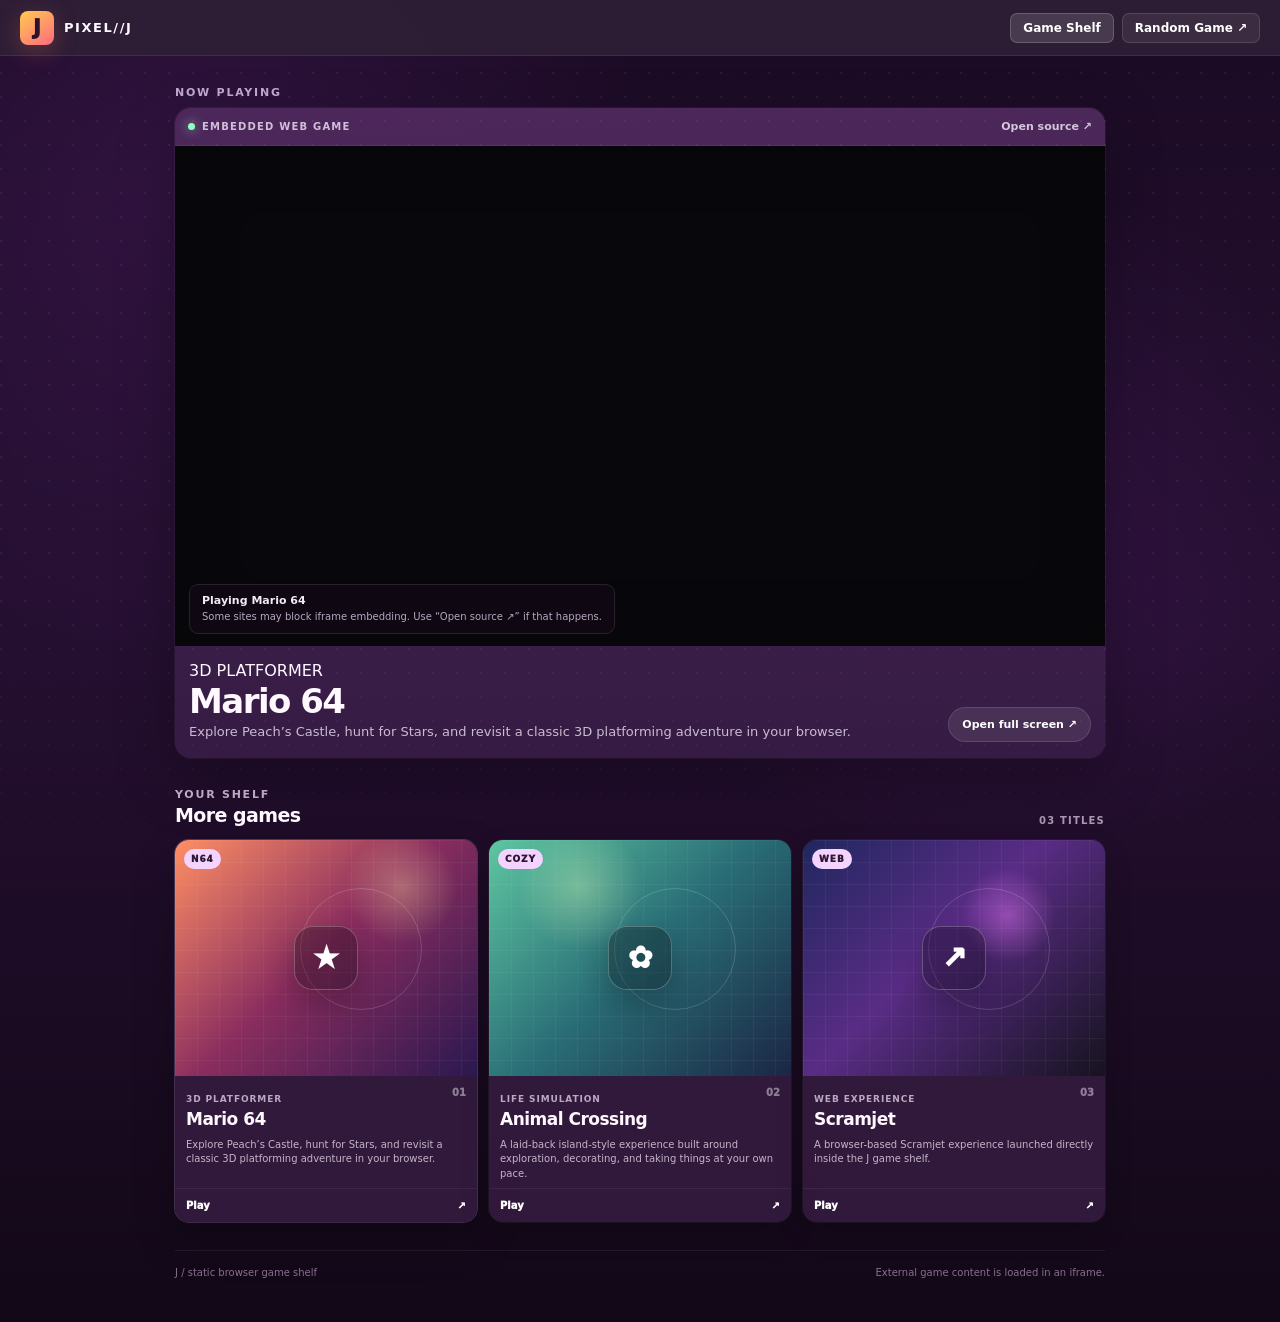
<file: index.html>
<!doctype html>
<html lang="en">
<head>
  <meta charset="utf-8" />
  <meta name="viewport" content="width=device-width, initial-scale=1" />
  <meta name="theme-color" content="#291536" />
  <meta name="description" content="J — a tiny browser game shelf for three playable web experiences." />
  <title>J — Game Shelf</title>
  <link rel="stylesheet" href="styles.css" />
</head>
<body>
  <div class="site-bg" aria-hidden="true"></div>

  <header class="topbar">
    <div class="topbar-inner">
      <a class="brand" href="./" aria-label="J game shelf home">
        <span class="brand-mark">J</span>
        <span class="brand-name">PIXEL//J</span>
      </a>

      <nav class="topnav" aria-label="Primary">
        <a class="nav-pill active" href="./">Game Shelf</a>
        <button class="nav-pill" id="randomGame" type="button">Random Game ↗</button>
      </nav>
    </div>
  </header>

  <main class="page">
    <section class="featured-wrap" aria-label="Featured game">
      <div class="section-kicker">NOW PLAYING</div>

      <div class="player-card">
        <div class="player-topline">
          <div class="player-source">
            <span class="live-dot"></span>
            <span>EMBEDDED WEB GAME</span>
          </div>
          <a class="tiny-link" id="openSource" href="#" target="_blank" rel="noopener noreferrer">Open source ↗</a>
        </div>

        <div class="frame-box">
          <iframe id="homeFrame" title="Featured game" allow="fullscreen; autoplay; gamepad; pointer-lock" referrerpolicy="no-referrer"></iframe>
          <div class="frame-shade"></div>
          <div class="frame-hint" id="frameHint">
            <span class="hint-title">Loading the game…</span>
            <span>Some sites may block iframe embedding. Use “Open source ↗” if that happens.</span>
          </div>
        </div>

        <div class="player-footer">
          <div>
            <span class="eyebrow" id="featuredType">3D PLATFORMER</span>
            <h1 id="featuredName">Mario 64</h1>
            <p id="featuredDescription">Explore Peach’s Castle, hunt for Stars, and revisit a classic 3D platforming adventure in your browser.</p>
          </div>
          <a class="full-link" id="fullGameLink" href="game.html?game=mario64">Open full screen <span>↗</span></a>
        </div>
      </div>
    </section>

    <section class="shelf" aria-label="Game shelf">
      <div class="shelf-head">
        <div>
          <div class="section-kicker">YOUR SHELF</div>
          <h2>More games</h2>
        </div>
        <span class="shelf-count">03 TITLES</span>
      </div>
      <div class="game-grid" id="gameGrid"></div>
    </section>

    <footer class="footer">
      <span>J / static browser game shelf</span>
      <span>External game content is loaded in an iframe.</span>
    </footer>
  </main>

  <script src="app.js"></script>
</body>
</html>
</file>
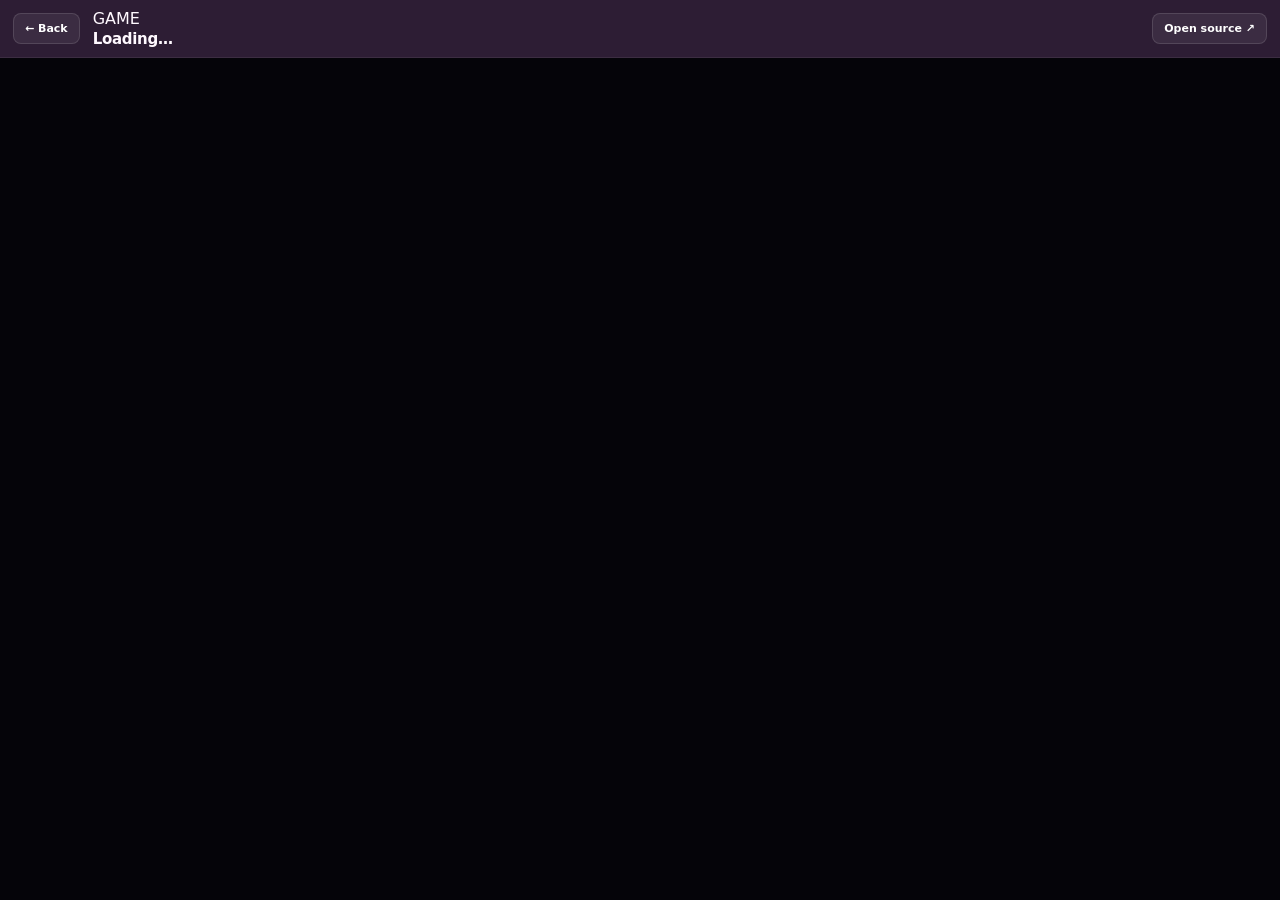
<file: game.html>
<!doctype html>
<html lang="en">
<head>
  <meta charset="utf-8" />
  <meta name="viewport" content="width=device-width, initial-scale=1" />
  <meta name="theme-color" content="#0b1020" />
  <title>Loading game…</title>
  <link rel="stylesheet" href="styles.css" />
</head>
<body class="play-body">
  <div class="play-shell">
    <header class="playbar">
      <a class="back-button" id="backButton" href="./" aria-label="Back to game list">← Back</a>
      <div class="play-title">
        <span class="play-kicker" id="gameType">GAME</span>
        <h1 id="gameName">Loading…</h1>
      </div>
      <a class="open-external" id="externalLink" href="#" target="_blank" rel="noopener noreferrer">Open source ↗</a>
    </header>

    <section class="game-stage" aria-label="Game frame">
      <iframe
        id="gameFrame"
        title="Embedded game"
        allow="fullscreen; autoplay; gamepad; pointer-lock"
        referrerpolicy="no-referrer"
      ></iframe>
      <div class="frame-note">
        <strong id="frameNoteTitle">Game loaded inside this page.</strong>
        <span>Some sites may block iframe embedding depending on their own browser security rules.</span>
      </div>
    </section>
  </div>

  <script src="app.js"></script>
</body>
</html>
</file>
<file: styles.css>
:root {
  --bg: #1b0b24;
  --bg-deep: #120817;
  --bar: rgba(46, 31, 54, .96);
  --panel: rgba(66, 31, 79, .8);
  --panel-2: rgba(75, 36, 89, .74);
  --line: rgba(255, 255, 255, .12);
  --line-strong: rgba(255, 255, 255, .18);
  --text: #fff9ff;
  --muted: #c9bad0;
  --muted-2: #9e8da9;
  --glow: rgba(201, 62, 255, .32);
  --radius: 16px;
}

* { box-sizing: border-box; }

html { min-height: 100%; scroll-behavior: smooth; }

body {
  margin: 0;
  min-height: 100vh;
  color: var(--text);
  font-family: Inter, ui-sans-serif, system-ui, -apple-system, BlinkMacSystemFont, "Segoe UI", sans-serif;
  background:
    radial-gradient(circle at 14% 14%, rgba(164, 63, 214, .14), transparent 30%),
    radial-gradient(circle at 78% 40%, rgba(103, 37, 135, .20), transparent 28%),
    linear-gradient(180deg, var(--bg) 0%, #250f31 48%, var(--bg-deep) 100%);
}

button, a { font: inherit; }

.site-bg {
  position: fixed;
  inset: 0;
  pointer-events: none;
  opacity: .32;
  background-image:
    radial-gradient(circle at 1px 1px, rgba(236, 181, 255, .26) 1px, transparent 1.2px),
    radial-gradient(circle at 14px 8px, rgba(123, 39, 159, .22) 1px, transparent 1.2px);
  background-size: 24px 24px, 34px 34px;
  mask-image: linear-gradient(180deg, #000 0%, #000 68%, transparent 100%);
}

.topbar {
  position: sticky;
  top: 0;
  z-index: 20;
  height: 56px;
  border-bottom: 1px solid rgba(255,255,255,.08);
  background: var(--bar);
  backdrop-filter: blur(15px);
}

.topbar-inner {
  width: min(1240px, calc(100% - 28px));
  height: 100%;
  margin: 0 auto;
  display: flex;
  align-items: center;
  justify-content: space-between;
  gap: 18px;
}

.brand {
  display: inline-flex;
  align-items: center;
  gap: 10px;
  color: var(--text);
  text-decoration: none;
}

.brand-mark {
  width: 34px;
  height: 34px;
  display: grid;
  place-items: center;
  border-radius: 8px;
  background: linear-gradient(145deg, #ffca50, #ff6b7f);
  color: #2b122f;
  font-size: 21px;
  font-weight: 1000;
  box-shadow: 0 6px 24px rgba(255, 128, 92, .26);
}

.brand-name {
  font-size: 13px;
  font-weight: 900;
  letter-spacing: .12em;
}

.topnav {
  display: flex;
  align-items: center;
  gap: 8px;
}

.nav-pill {
  color: #fff;
  border: 1px solid var(--line);
  border-radius: 7px;
  padding: 7px 12px;
  background: rgba(255,255,255,.07);
  text-decoration: none;
  font-size: 12px;
  font-weight: 800;
  cursor: pointer;
}

.nav-pill:hover,
.nav-pill.active {
  background: rgba(255,255,255,.13);
  border-color: var(--line-strong);
}

.page {
  width: min(930px, calc(100% - 28px));
  margin: 0 auto;
  padding: 30px 0 44px;
}

.section-kicker {
  color: #bda8c9;
  font-size: 11px;
  font-weight: 900;
  letter-spacing: .16em;
  text-transform: uppercase;
}

.player-card {
  margin-top: 9px;
  overflow: hidden;
  border-radius: var(--radius);
  background: linear-gradient(180deg, rgba(78, 40, 92, .96), rgba(54, 28, 69, .96));
  box-shadow: 0 22px 60px rgba(0,0,0,.28), 0 0 0 1px rgba(255,255,255,.05);
}

.player-topline {
  min-height: 38px;
  padding: 9px 13px;
  display: flex;
  align-items: center;
  justify-content: space-between;
  gap: 12px;
  border-bottom: 1px solid rgba(255,255,255,.06);
}

.player-source {
  display: flex;
  align-items: center;
  gap: 7px;
  color: #cfbfd7;
  font-size: 10px;
  font-weight: 900;
  letter-spacing: .12em;
}

.live-dot {
  width: 7px;
  height: 7px;
  border-radius: 999px;
  background: #8effc1;
  box-shadow: 0 0 12px rgba(142,255,193,.8);
}

.tiny-link {
  color: #d5c6dc;
  font-size: 11px;
  font-weight: 800;
  text-decoration: none;
}

.tiny-link:hover { color: #fff; }

.frame-box {
  position: relative;
  aspect-ratio: 16 / 8.6;
  min-height: 330px;
  background: #09070c;
}

.frame-box iframe {
  position: absolute;
  inset: 0;
  width: 100%;
  height: 100%;
  border: 0;
  background: #08070b;
}

.frame-shade {
  position: absolute;
  inset: 0;
  pointer-events: none;
  box-shadow: inset 0 0 70px rgba(0,0,0,.16);
}

.frame-hint {
  position: absolute;
  left: 14px;
  bottom: 12px;
  max-width: min(620px, calc(100% - 28px));
  padding: 9px 12px;
  display: grid;
  gap: 2px;
  border: 1px solid rgba(255,255,255,.10);
  border-radius: 9px;
  background: rgba(20,10,24,.72);
  backdrop-filter: blur(12px);
  color: #b8a8bf;
  font-size: 10px;
  line-height: 1.35;
}

.hint-title {
  color: #f4ebf7;
  font-size: 11px;
  font-weight: 900;
}

.player-footer {
  padding: 15px 14px 16px;
  display: flex;
  align-items: flex-end;
  justify-content: space-between;
  gap: 18px;
}

.player-footer h1 {
  margin: 4px 0 4px;
  font-size: clamp(25px, 4vw, 34px);
  line-height: 1;
  letter-spacing: -.045em;
}

.player-footer p {
  margin: 0;
  max-width: 690px;
  color: #cbbbd1;
  font-size: 13px;
  line-height: 1.55;
}

.full-link {
  flex: 0 0 auto;
  padding: 10px 13px;
  border: 1px solid rgba(255,255,255,.12);
  border-radius: 999px;
  color: #fff;
  background: rgba(255,255,255,.09);
  text-decoration: none;
  font-size: 11px;
  font-weight: 900;
  white-space: nowrap;
}

.full-link:hover { background: rgba(255,255,255,.14); }

.shelf { padding-top: 30px; }

.shelf-head {
  margin-bottom: 14px;
  display: flex;
  align-items: end;
  justify-content: space-between;
  gap: 18px;
}

.shelf-head h2 {
  margin: 3px 0 0;
  font-size: 19px;
  letter-spacing: -.03em;
}

.shelf-count {
  color: #a998b0;
  font-size: 10px;
  font-weight: 900;
  letter-spacing: .12em;
}

.game-grid {
  display: grid;
  grid-template-columns: repeat(3, minmax(0, 1fr));
  gap: 12px;
}

.game-card {
  width: 100%;
  padding: 0;
  overflow: hidden;
  border: 0;
  border-radius: 14px;
  color: var(--text);
  background: rgba(55, 29, 67, .82);
  text-align: left;
  box-shadow: 0 11px 28px rgba(0,0,0,.18), 0 0 0 1px rgba(255,255,255,.05);
  cursor: pointer;
  transition: transform .18s ease, box-shadow .18s ease, background .18s ease;
}

.game-card:hover {
  transform: translateY(-3px);
  background: rgba(70, 37, 83, .93);
  box-shadow: 0 16px 32px rgba(0,0,0,.24), 0 0 0 1px rgba(255,255,255,.10);
}

.game-card.selected {
  box-shadow: 0 18px 40px rgba(0,0,0,.27), 0 0 0 1px rgba(236, 181, 255, .26);
}

.cover {
  position: relative;
  overflow: hidden;
  aspect-ratio: 1 / .78;
  display: grid;
  place-items: center;
}

.cover-grid {
  position: absolute;
  inset: 0;
  background-image:
    linear-gradient(rgba(255,255,255,.09) 1px, transparent 1px),
    linear-gradient(90deg, rgba(255,255,255,.09) 1px, transparent 1px);
  background-size: 22px 22px;
  opacity: .5;
}

.cover-icon {
  position: relative;
  z-index: 2;
  width: 64px;
  height: 64px;
  display: grid;
  place-items: center;
  border-radius: 19px;
  border: 1px solid rgba(255,255,255,.24);
  color: #fff;
  background: rgba(12, 8, 17, .32);
  box-shadow: 0 14px 32px rgba(0,0,0,.25);
  font-size: 30px;
  font-weight: 1000;
}

.cover-tag {
  position: absolute;
  left: 9px;
  top: 9px;
  z-index: 2;
  padding: 5px 7px;
  border-radius: 999px;
  color: #2c1730;
  background: #f4d3ff;
  font-size: 9px;
  font-weight: 1000;
  letter-spacing: .1em;
}

.art-mario {
  background:
    radial-gradient(circle at 75% 20%, rgba(255,227,155,.34), transparent 19%),
    linear-gradient(135deg, #ff8f64, #8a2d5f 48%, #2a184f 100%);
}

.art-mario::before,
.art-animal::before,
.art-scramjet::before {
  content: "";
  position: absolute;
  width: 120px;
  height: 120px;
  border-radius: 50%;
  border: 1px solid rgba(255,255,255,.16);
  transform: translate(35px, -9px);
}

.art-animal {
  background:
    radial-gradient(circle at 30% 20%, rgba(224,255,185,.33), transparent 22%),
    linear-gradient(135deg, #5ec6a1, #296d76 50%, #1b2644 100%);
}

.art-scramjet {
  background:
    radial-gradient(circle at 68% 32%, rgba(240, 125, 255, .42), transparent 18%),
    linear-gradient(135deg, #20275f, #592c85 45%, #16131f 100%);
}

.card-meta {
  padding: 11px 11px 2px;
  display: flex;
  justify-content: space-between;
  align-items: start;
  gap: 12px;
}

.card-type {
  color: #b9a9c1;
  font-size: 9px;
  font-weight: 900;
  letter-spacing: .1em;
  text-transform: uppercase;
}

.card-meta h3 {
  margin: 3px 0 0;
  font-size: 17px;
  letter-spacing: -.03em;
}

.card-index {
  color: #8d7c96;
  font-size: 10px;
  font-weight: 1000;
}

.game-card > p {
  margin: 7px 11px 0;
  min-height: 50px;
  color: #c4b5ca;
  font-size: 10px;
  line-height: 1.45;
}

.card-cta {
  padding: 11px;
  display: flex;
  align-items: center;
  justify-content: space-between;
  color: #fff;
  font-size: 10px;
  font-weight: 1000;
  border-top: 1px solid rgba(255,255,255,.06);
}

.card-cta span { transition: transform .18s ease; }
.game-card:hover .card-cta span { transform: translateX(3px); }

.footer {
  margin-top: 28px;
  padding-top: 16px;
  border-top: 1px solid rgba(255,255,255,.07);
  display: flex;
  justify-content: space-between;
  gap: 15px;
  color: #876f8e;
  font-size: 10px;
}

.play-body { background: #120817; }

.play-shell {
  min-height: 100vh;
  display: flex;
  flex-direction: column;
}

.playbar {
  min-height: 58px;
  padding: 8px 13px;
  display: grid;
  grid-template-columns: auto 1fr auto;
  gap: 13px;
  align-items: center;
  background: var(--bar);
  border-bottom: 1px solid rgba(255,255,255,.07);
}

.back-button, .open-external {
  padding: 8px 11px;
  border: 1px solid var(--line);
  border-radius: 8px;
  color: #fff;
  background: rgba(255,255,255,.07);
  text-decoration: none;
  font-size: 11px;
  font-weight: 900;
}

.back-button:hover, .open-external:hover { background: rgba(255,255,255,.12); }

.play-title h1 {
  margin: 2px 0 0;
  font-size: 15px;
  letter-spacing: -.02em;
}

.game-stage {
  position: relative;
  flex: 1;
  min-height: calc(100vh - 58px);
  background: #050409;
}

.game-stage iframe {
  position: absolute;
  inset: 0;
  width: 100%;
  height: 100%;
  border: 0;
  background: #050409;
}

@media (max-width: 760px) {
  .game-grid { grid-template-columns: 1fr 1fr; }
  .player-footer { align-items: stretch; flex-direction: column; }
  .full-link { width: fit-content; }
}

@media (max-width: 560px) {
  .topnav .active { display: none; }
  .page { padding-top: 20px; }
  .frame-box { min-height: 250px; }
  .game-grid { grid-template-columns: 1fr; }
  .player-footer h1 { font-size: 27px; }
  .footer { flex-direction: column; }
  .playbar {
    grid-template-columns: auto 1fr;
    grid-template-areas: "back title" "external external";
  }
}
</file>
